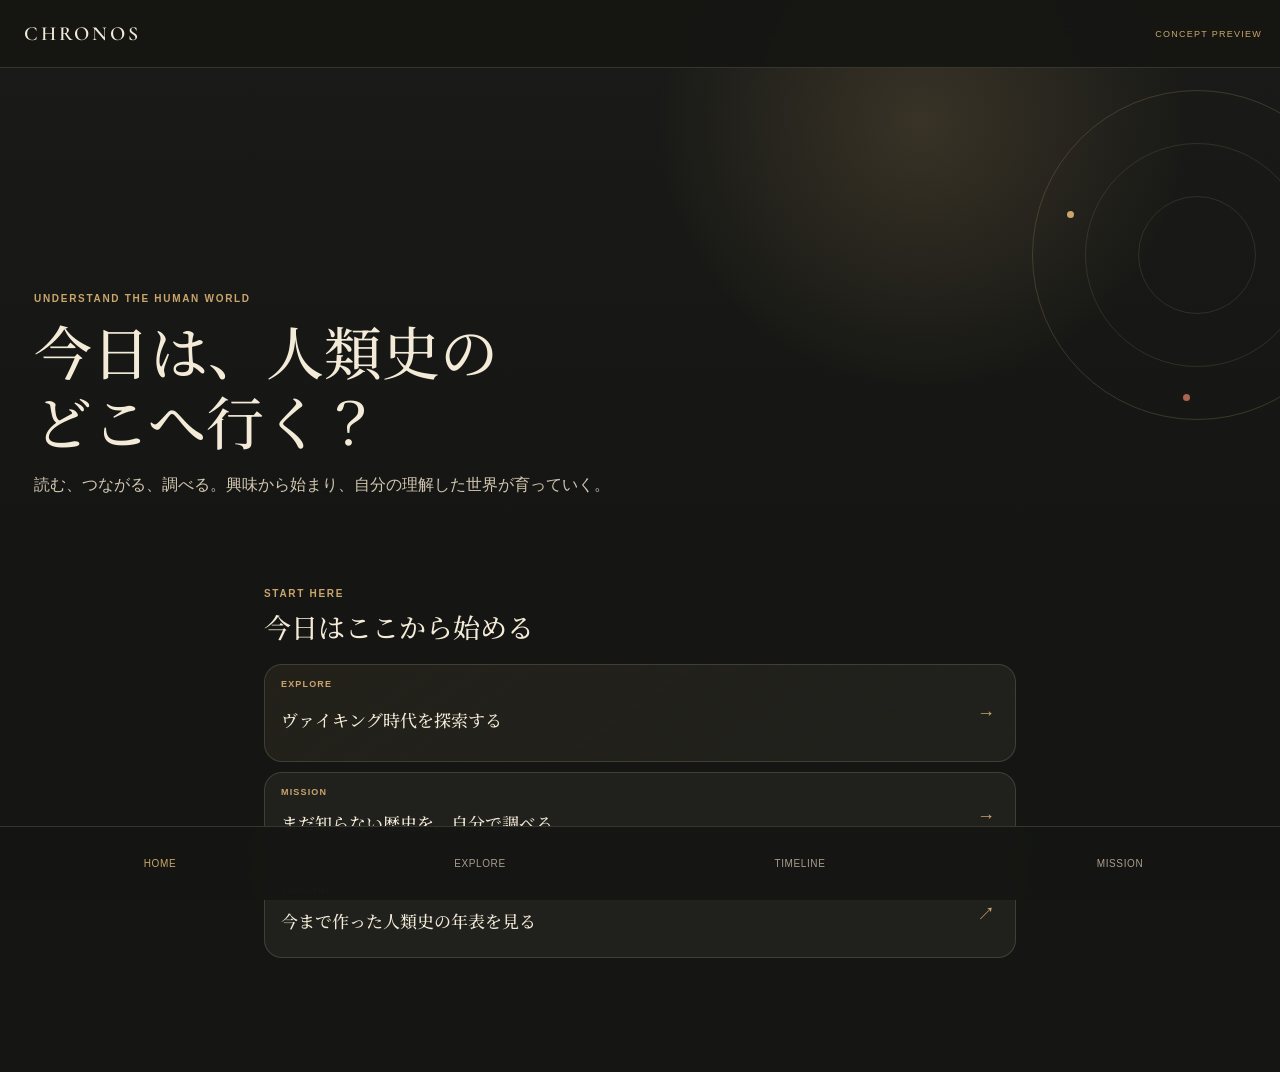
<file: preview-explore-mission/index.html>
<!doctype html>
<html lang="ja" data-theme="dark">
<head>
<meta charset="utf-8">
<meta name="viewport" content="width=device-width,initial-scale=1,viewport-fit=cover">
<meta name="theme-color" content="#151613">
<meta name="apple-mobile-web-app-capable" content="yes">
<meta name="apple-mobile-web-app-status-bar-style" content="black-translucent">
<title>CHRONOS — EXPLORE / MISSION Preview</title>
<link rel="preconnect" href="https://fonts.googleapis.com">
<link rel="preconnect" href="https://fonts.gstatic.com" crossorigin>
<link href="https://fonts.googleapis.com/css2?family=Cormorant+Garamond:wght@500;600&family=Noto+Serif+JP:wght@400;500;600&display=swap" rel="stylesheet">
<link rel="stylesheet" href="./preview.css">
</head>
<body>
<div id="app">
<header class="topbar"><button class="brand" data-view="home">CHRONOS</button><span class="preview-badge">CONCEPT PREVIEW</span></header>
<main>
<section class="view active" id="homeView">
  <div class="hero"><div class="orbit"><i></i><i></i><i></i></div><div class="hero-copy"><small>UNDERSTAND THE HUMAN WORLD</small><h1>今日は、人類史の<br>どこへ行く？</h1><p>読む、つながる、調べる。興味から始まり、自分の理解した世界が育っていく。</p></div></div>
  <div class="page">
    <div class="eyebrow">START HERE</div><h2>今日はここから始める</h2>
    <button class="entry primary" data-view="explore"><small>EXPLORE</small><strong>ヴァイキング時代を探索する</strong><span>→</span></button>
    <button class="entry" data-view="mission"><small>MISSION</small><strong>まだ知らない歴史を、自分で調べる</strong><span>→</span></button>
    <a class="entry link" href="../#timeline"><small>TIMELINE</small><strong>今まで作った人類史の年表を見る</strong><span>↗</span></a>
  </div>
</section>
<section class="view" id="exploreView"><div class="page top-space"><button class="back" data-view="home">← HOME</button><div class="eyebrow">EXPLORE</div><h1 class="page-title">好奇心のまま、歴史へ潜る</h1><p class="lead">ひとつのテーマから、暮らし・技術・信仰・交易・政治へ。気になった方向へ自由に進みます。</p><div id="exploreRoot"></div></div></section>
<section class="view" id="missionView"><div class="page top-space"><button class="back" data-view="home">← HOME</button><div class="eyebrow">MISSION</div><h1 class="page-title">知らない歴史を、自分で調べる</h1><p class="lead">答えを先に教えません。CHRONOSの中で手がかりを集め、最後に自分の言葉で説明します。</p><div id="missionRoot"></div></div></section>
</main>
<nav class="bottom-nav"><button class="active" data-view="home">HOME</button><button data-view="explore">EXPLORE</button><a href="../#timeline">TIMELINE</a><button data-view="mission">MISSION</button></nav>
</div>
<script src="./preview.js"></script>
</body>
</html>
</file>
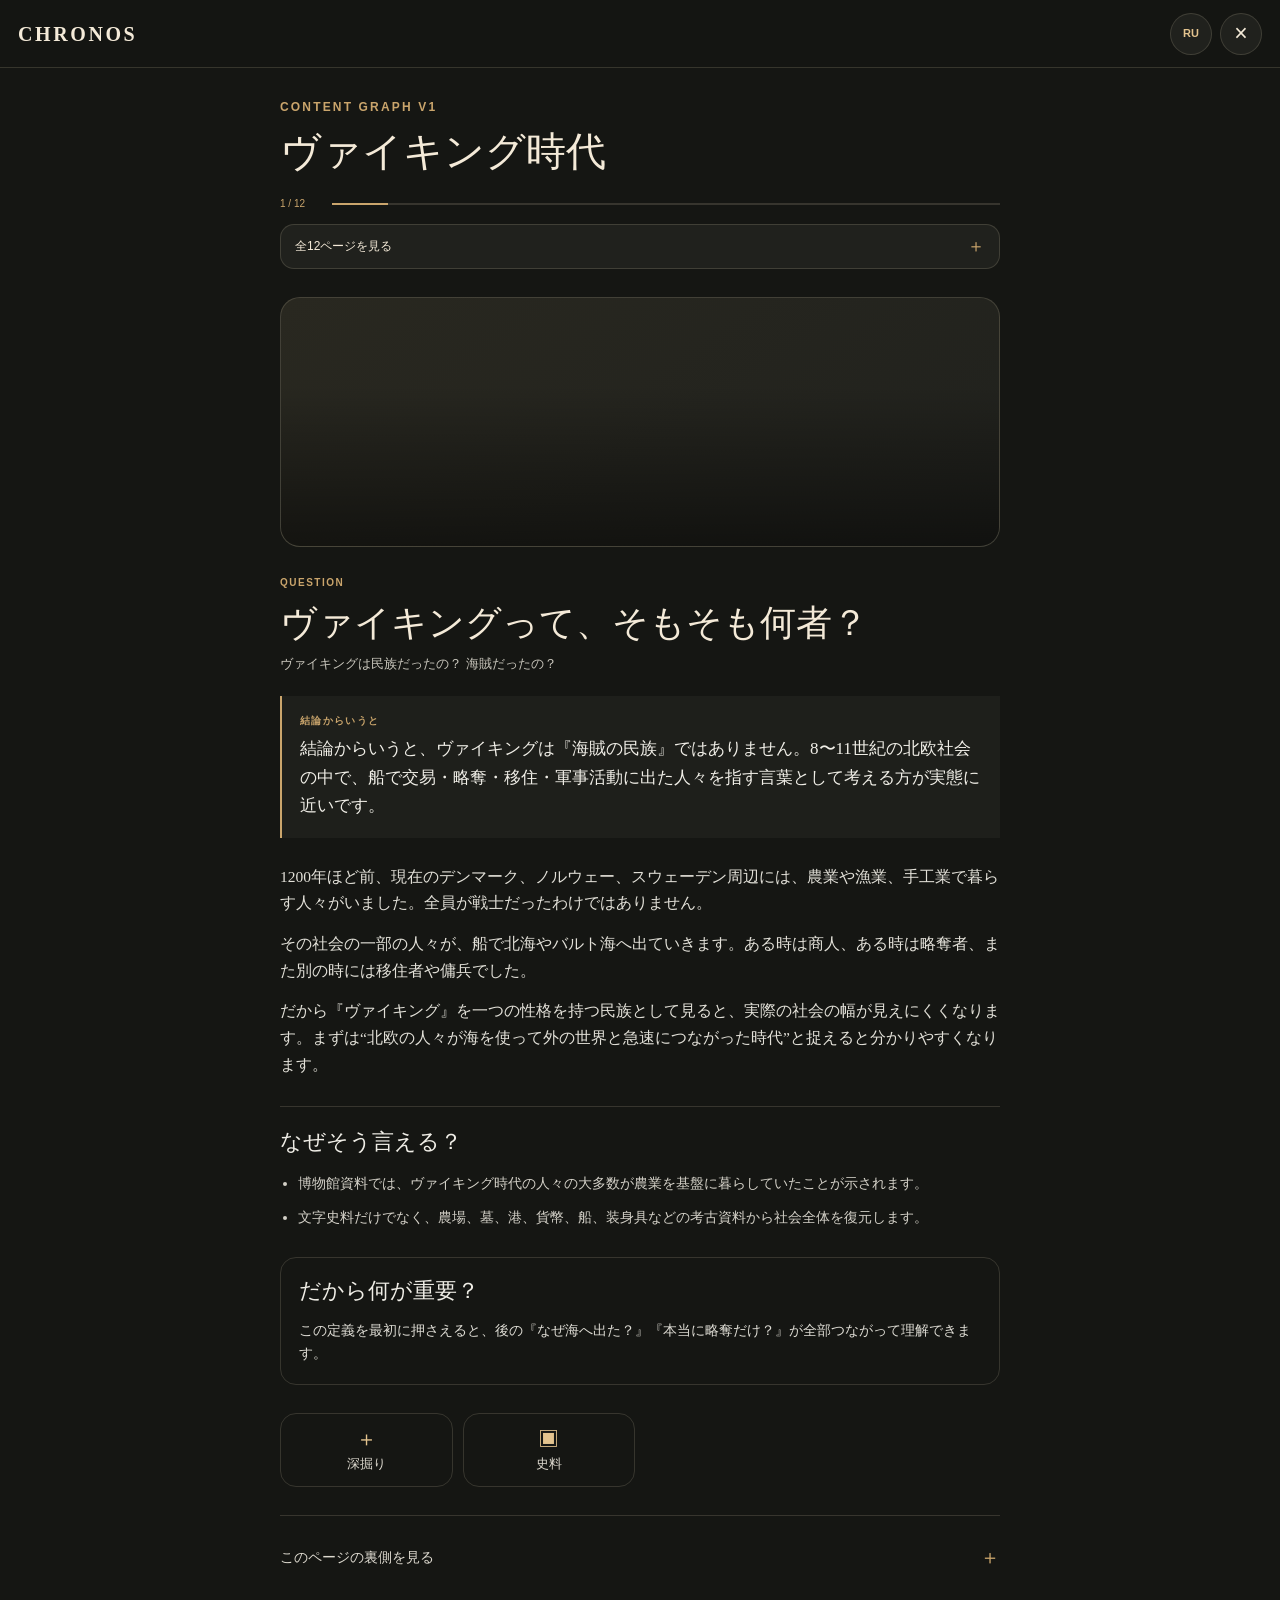
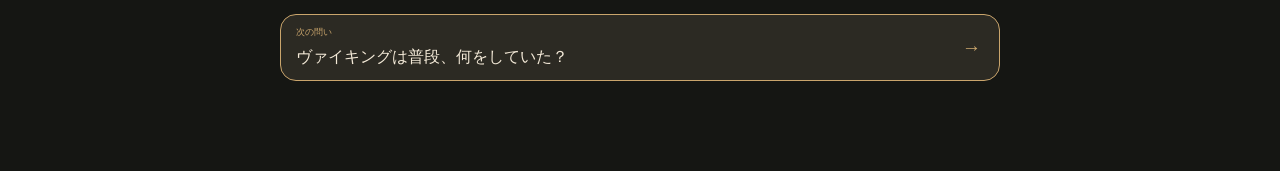
<file: content-v1-preview.html>
<!doctype html>
<html lang="ja" data-theme="dark" data-lang="ja">
<head>
  <meta charset="utf-8">
  <meta name="viewport" content="width=device-width,initial-scale=1,viewport-fit=cover">
  <meta name="theme-color" content="#151613">
  <title>CHRONOS — Content Graph Preview</title>
  <link rel="stylesheet" href="./styles-v4.css">
  <link rel="stylesheet" href="./content-v1-preview.css?v=2">
</head>
<body>
  <main class="cg-shell">
    <header class="cg-topbar">
      <a href="./" class="cg-wordmark">CHRONOS</a>
      <div class="cg-actions"><button id="cgLang" type="button">RU</button><a href="./topics-preview.html" aria-label="topics">×</a></div>
    </header>
    <section class="cg-topic-head">
      <div class="eyebrow">CONTENT GRAPH V1</div>
      <h1 id="cgTopicTitle">ヴァイキング時代</h1>
      <div class="cg-progress"><span id="cgProgressText">1 / 12</span><div><i id="cgProgressBar"></i></div></div>
      <button class="cg-list-toggle" id="cgListToggle" type="button"><span>全12ページを見る</span><b>＋</b></button>
      <nav id="cgPageList" class="cg-page-list" hidden></nav>
    </section>
    <article id="cgArticle" class="cg-article" aria-live="polite"></article>
  </main>
  <div id="cgLayerOverlay" class="cg-layer-overlay" hidden>
    <button class="cg-layer-backdrop" type="button" aria-label="close"></button>
    <section class="cg-layer-sheet"><div class="cg-layer-handle"></div><header><small id="cgLayerKind"></small><h2 id="cgLayerTitle"></h2><button id="cgLayerClose" type="button">×</button></header><div id="cgLayerBody"></div></section>
  </div>
  <script src="./content-v1-preview.js?v=2"></script>
</body>
</html>
</file>
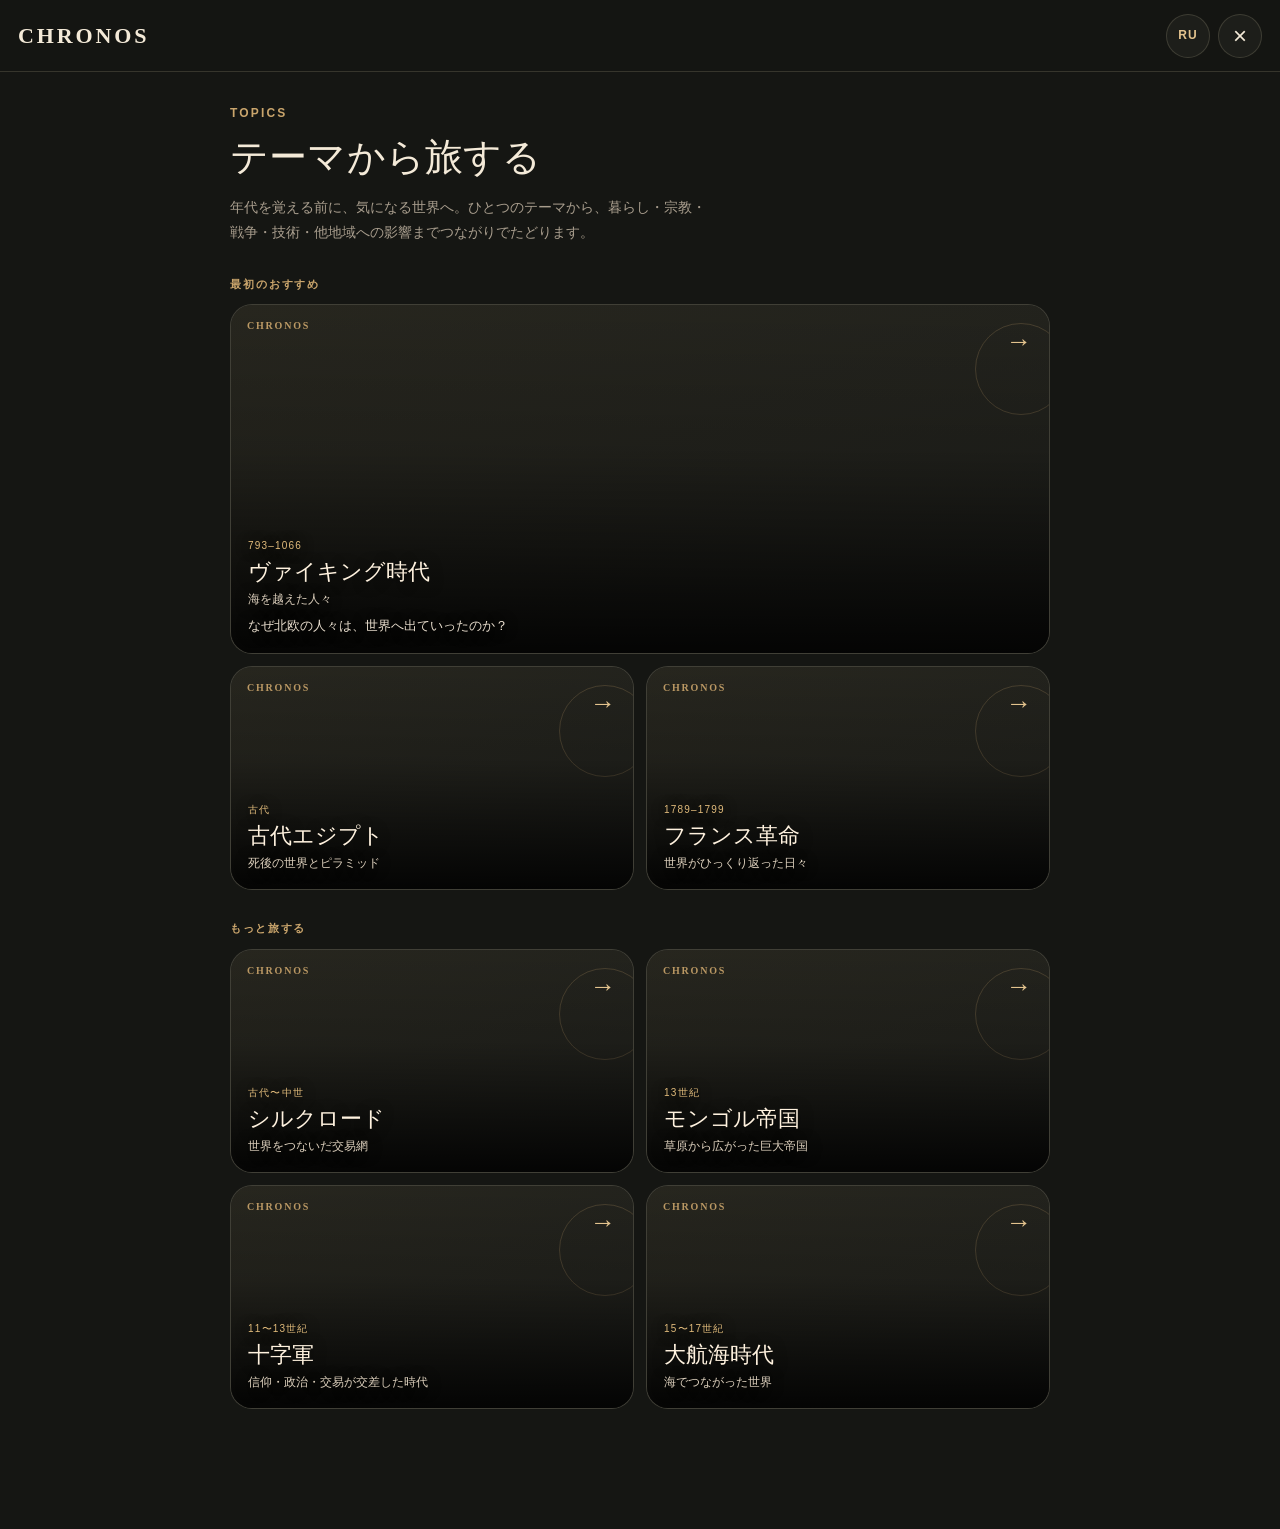
<file: topics-preview.html>
<!doctype html>
<html lang="ja" data-theme="dark">
<head>
  <meta charset="utf-8">
  <meta name="viewport" content="width=device-width,initial-scale=1,viewport-fit=cover">
  <meta name="theme-color" content="#151613">
  <title>CHRONOS — TOPICS Preview</title>
  <link rel="stylesheet" href="./styles-v4.css">
  <link rel="stylesheet" href="./topics-preview.css">
  <link rel="stylesheet" href="./topics-depth.css?v=2">
</head>
<body>
  <main class="topics-preview-shell">
    <header class="topics-preview-topbar">
      <a class="topics-preview-wordmark" href="./">CHRONOS</a>
      <div class="topics-preview-actions">
        <button class="topics-preview-lang" id="topicsLang" type="button">RU</button>
        <a class="topics-preview-close" href="./" aria-label="CHRONOSへ戻る">×</a>
      </div>
    </header>

    <section class="topics-preview-list" id="topicsList">
      <div class="topics-preview-intro">
        <div class="eyebrow">TOPICS</div>
        <h1 class="page-title" id="topicsTitle">テーマから旅する</h1>
        <p class="page-copy" id="topicsCopy">年代を覚える前に、気になる世界へ。ひとつのテーマから、暮らし・宗教・戦争・技術・他地域への影響までつながりでたどります。</p>
      </div>

      <div class="topics-preview-recommend-label" id="recommendLabel">最初のおすすめ</div>
      <div class="topics-preview-grid" id="topicsGrid"></div>
    </section>

    <section class="topics-preview-detail" id="topicDetail" hidden></section>
  </main>

  <script src="./topics-preview.js"></script>
  <script src="./topics-depth.js?v=2"></script>
  <script src="./topics-reading-polish.js?v=1"></script>
</body>
</html>
</file>
<file: preview-explore-mission/preview.css>
:root{--bg:#151613;--surface:#20211d;--surface2:#292820;--ink:#f4ead8;--ink2:#d2c6b2;--muted:#a89d8d;--line:rgba(230,214,188,.16);--gold:#caa56c;--rust:#a9654f;--serif:"Noto Serif JP","Cormorant Garamond",serif;--sans:-apple-system,BlinkMacSystemFont,"SF Pro Text","Hiragino Sans",sans-serif;--nav:74px}*{box-sizing:border-box}html,body{margin:0;background:var(--bg);color:var(--ink);font-family:var(--sans)}body{min-height:100dvh;padding-bottom:calc(var(--nav) + env(safe-area-inset-bottom))}button,a{font:inherit;color:inherit}.topbar{position:fixed;z-index:50;top:0;left:0;right:0;height:68px;padding:0 18px;display:flex;align-items:center;justify-content:space-between;background:rgba(21,22,19,.92);backdrop-filter:blur(18px);border-bottom:1px solid var(--line)}.brand{border:0;background:transparent;font:600 20px/1 "Cormorant Garamond",serif;letter-spacing:.14em}.preview-badge{font-size:9px;color:var(--gold);letter-spacing:.14em}.view{display:none;min-height:100dvh}.view.active{display:block}.hero{min-height:62dvh;position:relative;overflow:hidden;background:radial-gradient(circle at 72% 22%,rgba(202,165,108,.18),transparent 26%),linear-gradient(180deg,#1a1b18,#151613);display:flex;align-items:flex-end;padding:92px 22px 42px}.orbit{position:absolute;right:-82px;top:90px;width:330px;height:330px;border:1px solid rgba(202,165,108,.22);border-radius:50%}.orbit:before,.orbit:after{content:"";position:absolute;border:1px solid rgba(202,165,108,.15);border-radius:50%}.orbit:before{inset:52px}.orbit:after{inset:105px}.orbit i{position:absolute;width:7px;height:7px;border-radius:50%;background:var(--gold)}.orbit i:nth-child(1){left:34px;top:120px}.orbit i:nth-child(2){right:66px;bottom:69px}.orbit i:nth-child(3){left:150px;bottom:18px;background:var(--rust)}.hero-copy{position:relative;z-index:2;max-width:620px}.hero-copy small,.eyebrow{color:var(--gold);font-size:10px;font-weight:800;letter-spacing:.17em}.hero-copy h1,.page-title,.page h2,.topic-card h2,.article h2,.mission-card h2,.final h2{font-family:var(--serif);font-weight:500}.hero-copy h1{font-size:clamp(38px,10vw,58px);line-height:1.2;margin:10px 0 14px}.hero-copy p,.lead{color:var(--ink2);line-height:1.8}.page{padding:30px 22px;max-width:820px;margin:auto}.top-space{padding-top:96px}.page h2{font-size:27px;margin:8px 0 18px}.page-title{font-size:clamp(33px,8.5vw,46px);line-height:1.25;margin:10px 0 12px}.lead{margin:0 0 26px}.entry{width:100%;min-height:82px;border:1px solid var(--line);border-radius:18px;background:var(--surface);padding:14px 16px;margin:0 0 10px;display:grid;grid-template-columns:1fr 22px;text-decoration:none;text-align:left}.entry small{grid-column:1;color:var(--gold);font-size:9px;font-weight:800;letter-spacing:.13em}.entry strong{grid-column:1;font:500 17px/1.45 var(--serif);margin-top:4px}.entry span{grid-column:2;grid-row:1/3;align-self:center;color:var(--gold);font-size:18px}.entry.primary{min-height:98px;background:linear-gradient(145deg,rgba(202,165,108,.08),var(--surface))}.back{border:0;background:transparent;color:var(--gold);padding:0;min-height:44px;margin-bottom:12px}.topic-card,.mission-card,.final{border:1px solid var(--line);border-radius:22px;background:var(--surface);padding:20px}.topic-card{margin-top:22px;background:linear-gradient(145deg,var(--surface2),var(--surface))}.topic-card small,.mission-top small,.final small{color:var(--gold);font-size:9px;letter-spacing:.14em}.topic-card h2{font-size:34px;margin:8px 0}.topic-card p,.mission-card p,.article p,.final p{color:var(--ink2);line-height:1.8}.progress{height:2px;background:var(--line);margin:18px 0}.progress i{display:block;height:100%;background:var(--gold)}.topic-list{border-top:1px solid var(--line)}.topic-list button{width:100%;min-height:66px;border:0;border-bottom:1px solid var(--line);background:transparent;color:var(--ink);display:grid;grid-template-columns:30px 1fr 16px;gap:8px;align-items:center;text-align:left;padding:10px 0}.topic-list small{color:var(--gold);font-size:9px}.topic-list strong{font:500 15px/1.5 var(--serif)}.topic-list span{color:var(--gold)}.topic-list button.visited strong:after{content:"  •";color:var(--gold)}.article{margin-top:20px}.article h2{font-size:31px;line-height:1.32;margin:8px 0}.answer{margin:20px 0;padding:16px;border-left:2px solid var(--gold);background:rgba(255,255,255,.02)}.answer small{color:var(--gold);font-size:9px}.answer p{font:500 17px/1.7 var(--serif);color:var(--ink);margin:6px 0 0}.story{display:grid;gap:12px}.story p{margin:0;font:400 16px/1.9 var(--serif)}.evidence{border-top:1px solid var(--line);margin-top:28px;padding-top:20px}.evidence h3{font:500 22px var(--serif)}.evidence li{color:var(--ink2);line-height:1.8;margin:8px 0}.mission-card{margin-top:22px;background:linear-gradient(155deg,rgba(202,165,108,.06),var(--surface))}.mission-top{display:flex;justify-content:space-between}.mission-card h2{font-size:27px;line-height:1.45}.clues{border-top:1px solid var(--line);margin-top:16px}.clues button{width:100%;border:0;border-bottom:1px solid var(--line);background:transparent;color:var(--ink);padding:14px 0;display:grid;grid-template-columns:1fr auto;gap:4px;text-align:left}.clues small{color:var(--gold);font-size:9px}.clues strong{font:500 15px/1.5 var(--serif)}.clues span{grid-column:2;grid-row:1/3;align-self:center;color:var(--muted);font-size:10px}.clues button.done span{color:var(--gold)}.final{margin-top:20px}.final.locked{opacity:.55}.final textarea{width:100%;margin:14px 0 10px;border:1px solid var(--line);border-radius:14px;background:var(--bg);color:var(--ink);padding:14px;font:400 16px/1.7 var(--serif)}.submit{min-height:50px;border:0;border-radius:999px;background:#ead7b4;color:#29251e;padding:0 18px;font-weight:700}.feedback{margin-top:14px;color:var(--ink2);line-height:1.75}.bottom-nav{position:fixed;z-index:40;left:0;right:0;bottom:0;height:calc(var(--nav) + env(safe-area-inset-bottom));padding-bottom:env(safe-area-inset-bottom);display:grid;grid-template-columns:repeat(4,1fr);background:rgba(21,22,19,.96);backdrop-filter:blur(18px);border-top:1px solid var(--line)}.bottom-nav button,.bottom-nav a{border:0;background:transparent;text-decoration:none;display:grid;place-items:center;color:var(--muted);font-size:10px;letter-spacing:.06em}.bottom-nav .active{color:var(--gold)}@media(min-width:700px){.page{padding-inline:34px}.hero{padding-inline:34px}.entry{min-height:88px}}
</file>
<file: styles-v4.css>
@import url("./styles-v3.css");

/* CHRONOS v4.3 — calm reading scale, timeline as primary instrument, world map as separate screen */
@media(max-width:699px){
 .page-pad{padding-inline:22px}.top-space{padding-top:88px}
 .page-title{font-size:clamp(31px,7.8vw,38px);line-height:1.24;margin-bottom:14px}
 .section-title{font-size:clamp(23px,6vw,30px);line-height:1.42}
 .page-copy{font-size:14px;line-height:1.82;margin-top:10px;max-width:34em}
 .eyebrow{font-size:10.5px;margin-bottom:12px}
 .home-after{padding-top:38px}.home-section+.home-section{margin-top:42px}.home-section .section-title{margin-bottom:14px}
 .story-card{height:246px}.story-card-copy strong{font-size:23px}.story-card-copy span{font-size:12px}.connection-card{padding-top:18px;padding-bottom:18px}.connection-card strong{font-size:17px;line-height:1.5}
 .library-filter-strip{margin-top:22px;margin-bottom:12px}.library-grid{margin-top:10px}
 .map-page .map-score-row{margin-top:32px}.map-page .map-score-row h2{font-size:22px;line-height:1.38}.map-page .map-score-row p{font-size:13px;line-height:1.72}.map-page .world-map-card{margin-top:28px}.map-insight{margin-top:26px}.map-insight h2{font-size:25px!important;line-height:1.52!important}.map-insight p{font-size:14px!important;line-height:1.85!important;margin-top:12px!important}.region-bars{margin-top:28px}
 .profile-page>.page-title{margin-bottom:22px}.settings-block{padding:24px 0!important}.settings-block h2{font-size:26px!important;line-height:1.38!important;margin:0 0 15px!important}.settings-block p{font-size:14px!important;line-height:1.8!important}.choice-row{gap:10px!important}.choice-button{min-height:50px!important;padding:0 20px!important;font-size:15px!important}
 .event-cover{height:min(46vh,390px);min-height:280px}.event-cover-copy{left:18px;right:18px;bottom:18px}.event-cover-copy h1{font-size:clamp(32px,8.2vw,46px);line-height:1.16}.event-cover-copy p{font-size:13px;line-height:1.72}.event-tabs{margin-inline:-22px;padding-inline:12px}.event-tab{min-height:50px;padding:0 12px;font-size:13px}.event-panel{padding:25px 0}.reading-copy{font-size:17px;line-height:1.92}.story-subhead{font-size:18px;line-height:1.55;margin-top:1.65em}.understanding-card{margin-top:36px!important;padding-top:26px!important}.understanding-card .section-title{font-size:25px}.understanding-card>p{font-size:15px!important;line-height:1.85!important}.understanding-card textarea{font-size:16px!important;line-height:1.7!important}
}

#timelineScreen .timeline-page{padding-top:70px;padding-bottom:34px}
#timelineScreen .timeline-page>.eyebrow,#timelineScreen .timeline-page>#timelineTitle,#timelineScreen .timeline-page>#timelineCopy,#timelineScreen .timeline-page>.text-link{display:none!important}
#timelineScreen .timeline-explorer,#timelineScreen .map-section{position:absolute!important;left:-10000px!important;top:0!important;width:390px!important;height:1px!important;overflow:hidden!important;opacity:0!important;pointer-events:none!important}
#timelineScreen .history-scroll{width:390px!important;height:1px!important}
.timeline-v4{margin:0 -20px;background:var(--bg);border-top:1px solid var(--line);overflow:visible}
.tl4-head{min-height:96px;padding:18px 20px 12px;display:flex;align-items:flex-start;justify-content:space-between;gap:14px}.tl4-head-copy{display:grid;gap:3px}.tl4-eyebrow{color:var(--gold);font-size:10.5px;font-weight:800;letter-spacing:.18em}.tl4-head strong{font:500 24px/1.35 var(--serif)}.tl4-before{border:0;background:transparent;color:var(--muted);min-height:34px;padding:0;display:flex;align-items:center;gap:6px;white-space:nowrap;font-size:11px}.tl4-before b{color:var(--gold);font-size:13px;font-weight:500}.tl4-world-button{border:1px solid var(--line);border-radius:999px;background:var(--surface);color:var(--gold2);min-height:42px;padding:0 13px;display:flex;align-items:center;gap:8px;white-space:nowrap;font-size:12px;font-weight:700}.tl4-world-button b{font-size:14px;font-weight:500}
.tl4-focus{min-height:74px;padding:6px 20px 13px;display:flex;align-items:end;justify-content:space-between;gap:12px;border-bottom:1px solid var(--line)}.tl4-current{display:grid;gap:2px;overflow:hidden}.tl4-current strong{font:600 27px/1.1 var(--latin);white-space:nowrap}.tl4-current span{color:var(--muted);font:400 13px/1.45 var(--serif);white-space:nowrap;overflow:hidden;text-overflow:ellipsis;max-width:43vw}.tl4-zoom{display:flex;gap:2px;padding:3px;border:1px solid var(--line);border-radius:999px;background:var(--surface)}.tl4-zoom button{border:0;background:transparent;border-radius:999px;min-height:34px;padding:0 10px;color:var(--muted);font-size:10.5px;white-space:nowrap}.tl4-zoom button.active{background:var(--surface2);color:var(--gold2);font-weight:800}
.tl4-stage{position:relative;height:560px;overflow:hidden;background:linear-gradient(180deg,rgba(255,255,255,.012),transparent 18%,rgba(255,255,255,.006))}.tl4-ruler-title{position:absolute;z-index:8;top:10px;left:98px;color:var(--muted);pointer-events:none;display:grid;gap:1px}.tl4-ruler-title>span{font-size:10px}.tl4-ruler-title>small{font-size:8.5px;color:color-mix(in srgb,var(--muted) 72%,transparent)}.tl4-scroll{position:absolute;inset:0;overflow-x:auto;overflow-y:hidden;overscroll-behavior-x:contain;scrollbar-width:none;touch-action:pan-x pan-y}.tl4-scroll::-webkit-scrollbar{display:none}.tl4-canvas{position:relative;height:100%;min-width:100%}.tl4-lane-line{position:absolute;left:0;right:0;top:calc(100px + var(--lane)*128px);height:1px;background:rgba(228,210,179,.10)}.tl4-lane-labels{position:absolute;z-index:9;left:0;top:0;bottom:0;width:94px;pointer-events:none;background:linear-gradient(90deg,var(--bg) 0%,color-mix(in srgb,var(--bg) 97%,transparent) 77%,transparent)}.tl4-lane-labels span{position:absolute;left:14px;top:calc(100px + var(--lane)*128px);transform:translateY(-50%);font-size:11px;line-height:1.3;color:color-mix(in srgb,var(--ink2) 82%,transparent);max-width:72px;text-shadow:0 1px 3px var(--bg)}.tl4-tick{position:absolute;top:45px;transform:translateX(-50%);display:grid;place-items:center;gap:3px;color:var(--muted);pointer-events:none}.tl4-tick b{display:block;width:1px;height:10px;background:rgba(226,199,155,.32)}.tl4-tick em{font-style:normal;font-size:10px;white-space:nowrap}.tl4-tick.focused{color:var(--gold2)}.tl4-tick.focused b{height:15px;background:var(--gold)}
.tl4-event{position:absolute;top:calc(100px + var(--lane)*128px);transform:translate(-50%,-50%);width:166px;min-height:72px;border:0;border-left:1px solid rgba(229,211,177,.24);background:linear-gradient(90deg,color-mix(in srgb,var(--surface) 90%,transparent),color-mix(in srgb,var(--surface) 50%,transparent));padding:10px 11px 10px 13px;text-align:left;box-shadow:none}.tl4-event small{display:block;color:var(--gold);font-size:10px;line-height:1.2;white-space:nowrap}.tl4-event strong{display:block;margin:4px 0 0;font:500 15px/1.4 var(--serif);display:-webkit-box;-webkit-box-orient:vertical;-webkit-line-clamp:2;overflow:hidden}.tl4-event span{display:none;color:var(--muted);font-size:10px;margin-top:4px;white-space:nowrap;overflow:hidden;text-overflow:ellipsis}.timeline-v4:has(.tl4-zoom button[data-z="detail"].active) .tl4-event span{display:block}.timeline-v4:has(.tl4-zoom button[data-z="detail"].active) .tl4-event{width:184px;min-height:82px}.tl4-event.focused{border:1px solid var(--gold);border-radius:16px;background:var(--surface);box-shadow:0 0 0 3px color-mix(in srgb,var(--gold) 11%,transparent),0 12px 36px rgba(0,0,0,.22);padding:10px 12px;z-index:6}.tl4-event.focused strong{font-size:16px}.tl4-cursor{position:absolute;z-index:7;top:0;bottom:0;left:50%;width:1px;pointer-events:none;background:linear-gradient(180deg,transparent 54px,var(--gold) 78px,color-mix(in srgb,var(--gold) 28%,transparent) 100%)}.tl4-cursor i{position:absolute;top:68px;left:50%;width:9px;height:9px;border-radius:50%;transform:translate(-50%,-50%);background:var(--gold);box-shadow:0 0 0 5px color-mix(in srgb,var(--gold) 15%,transparent)}

/* WORLD is a separate exploration screen, not squeezed under the timeline. */
html.world-time-open{overflow:hidden}.world-time-screen{position:fixed;z-index:180;inset:0;background:var(--bg);color:var(--ink);overflow-y:auto;padding-bottom:env(safe-area-inset-bottom,0px)}.world-time-top{position:sticky;top:0;z-index:4;height:72px;padding:0 20px;display:flex;align-items:center;justify-content:space-between;background:color-mix(in srgb,var(--bg) 94%,transparent);-webkit-backdrop-filter:blur(18px);backdrop-filter:blur(18px);border-bottom:1px solid var(--line)}.world-time-back{border:0;background:transparent;color:var(--gold);min-height:44px;padding:0;font-size:13px}.world-time-top .wordmark{font-size:18px}.world-time-main{padding:28px 22px 38px;max-width:960px;margin:auto}.world-time-main>h1{font:500 clamp(28px,7.5vw,40px)/1.3 var(--serif);margin:0 0 22px}.world-time-now{display:grid;gap:2px;margin-bottom:18px}.world-time-now strong{font:600 31px/1.1 var(--latin)}.world-time-now span{color:var(--muted);font:400 15px/1.5 var(--serif)}.world-time-map{height:min(48vh,430px);min-height:300px;border-radius:22px;overflow:hidden;background:linear-gradient(180deg,var(--surface2),var(--surface));border:1px solid var(--line)}#worldTimeMap{display:block;width:100%;height:100%}.wt-land{fill:color-mix(in srgb,var(--ink) 18%,var(--surface));stroke:rgba(255,255,255,.07);stroke-width:.7}.wt-graticule{fill:none;stroke:rgba(255,255,255,.045);stroke-width:.5}.wt-ring{fill:none;stroke:var(--gold);stroke-width:2;opacity:.35}.wt-ring.active{stroke:var(--rust);opacity:.95}.wt-dot{fill:var(--gold);stroke:var(--bg);stroke-width:2}.wt-dot.active{fill:var(--rust)}.world-time-control{margin-top:24px}.world-time-control>label{display:block;color:var(--muted);font-size:12px;margin-bottom:8px}.world-time-control input[type=range]{width:100%;accent-color:var(--gold)}#worldTimeNearby{display:flex;gap:9px;overflow-x:auto;scrollbar-width:none;padding-top:16px}#worldTimeNearby::-webkit-scrollbar{display:none}#worldTimeNearby button{flex:0 0 158px;min-height:62px;border:1px solid var(--line);border-radius:15px;background:var(--surface);text-align:left;padding:9px 11px;display:grid;gap:3px}#worldTimeNearby button small{color:var(--gold);font-size:9px}#worldTimeNearby button span{font:400 13px/1.4 var(--serif);display:-webkit-box;-webkit-line-clamp:2;-webkit-box-orient:vertical;overflow:hidden}#worldTimeNearby button.active{border-color:var(--gold)}
html[data-lang="ru"] .tl4-head strong,html[data-lang="ru"] .tl4-current span,html[data-lang="ru"] .tl4-event strong,html[data-lang="ru"] #worldTimeNearby button span,html[data-lang="ru"] .world-time-now span{font-family:var(--latin)}
@media(max-width:390px){.tl4-head{padding-inline:16px}.tl4-focus{padding-inline:16px}.tl4-stage{height:540px}.tl4-zoom button{padding-inline:8px}.tl4-current span{max-width:39vw}.tl4-world-button{padding-inline:11px}.world-time-main{padding-inline:18px}}
@media(min-width:700px){.timeline-v4{margin:0;max-width:1180px;margin-inline:auto;border-left:1px solid var(--line);border-right:1px solid var(--line)}.tl4-stage{height:590px}.tl4-event{width:180px}.tl4-event.focused{width:194px}.tl4-lane-labels{width:112px}.tl4-lane-labels span{left:20px;max-width:88px;font-size:12px}.tl4-ruler-title{left:116px}.world-time-main{padding-top:40px}}
</file>
<file: content-v1-preview.css>
html,body{margin:0;background:var(--bg);color:var(--ink)}body{min-height:100dvh}.cg-shell{min-height:100dvh;padding-bottom:90px}.cg-topbar{position:sticky;top:0;z-index:30;height:68px;padding:0 18px;display:flex;align-items:center;justify-content:space-between;background:color-mix(in srgb,var(--bg) 94%,transparent);backdrop-filter:blur(16px);-webkit-backdrop-filter:blur(16px);border-bottom:1px solid var(--line)}.cg-wordmark{color:var(--ink);text-decoration:none;font:600 20px/1 var(--latin);letter-spacing:.13em}.cg-actions{display:flex;gap:8px}.cg-actions button,.cg-actions a{width:42px;height:42px;border:1px solid var(--line);border-radius:50%;background:var(--surface);color:var(--ink);display:grid;place-items:center;text-decoration:none;padding:0}.cg-actions button{font-size:11px;font-weight:800;color:var(--gold2)}.cg-actions a{font-size:23px;font-weight:300}.cg-topic-head,.cg-article{width:min(100% - 36px,720px);margin-inline:auto}.cg-topic-head{padding-top:30px}.cg-topic-head h1{margin:8px 0 7px;font:500 clamp(30px,7.7vw,40px)/1.2 var(--serif)}.cg-progress{margin:20px 0 12px;display:grid;grid-template-columns:42px 1fr;gap:10px;align-items:center}.cg-progress>span{font-size:10px;color:var(--gold)}.cg-progress>div{height:2px;background:var(--line);overflow:hidden}.cg-progress i{display:block;height:100%;width:8.33%;background:var(--gold);transition:width .2s ease}.cg-list-toggle{width:100%;min-height:45px;border:1px solid var(--line);border-radius:14px;background:var(--surface);color:var(--ink);display:flex;align-items:center;justify-content:space-between;padding:0 14px;font-size:12px}.cg-list-toggle b{color:var(--gold);font-size:18px;font-weight:400}.cg-page-list{margin-top:8px;border:1px solid var(--line);border-radius:16px;overflow:hidden;background:var(--surface)}.cg-page-list button{width:100%;min-height:54px;border:0;border-top:1px solid var(--line);background:transparent;color:var(--ink);display:grid;grid-template-columns:28px minmax(0,1fr) 18px;gap:8px;align-items:center;padding:8px 13px;text-align:left}.cg-page-list button:first-child{border-top:0}.cg-page-list small{color:var(--gold);font-size:9px}.cg-page-list strong{font:500 14px/1.4 var(--serif)}.cg-page-list i{width:7px;height:7px;border:1px solid var(--muted);border-radius:50%}.cg-page-list button.current i,.cg-page-list button.visited i{border-color:var(--gold);background:var(--gold)}.cg-article{padding-top:28px}.cg-hero{height:250px;border-radius:20px;overflow:hidden;position:relative;border:1px solid var(--line);background:linear-gradient(145deg,var(--surface2),var(--surface))}.cg-hero img{width:100%;height:100%;object-fit:cover;display:block;opacity:0;transition:opacity .25s ease}.cg-hero img.ready{opacity:1}.cg-hero::after{content:"";position:absolute;inset:0;background:linear-gradient(180deg,transparent 35%,rgba(0,0,0,.48) 100%);pointer-events:none}.cg-question-label{margin-top:28px;color:var(--gold);font-size:10px;font-weight:800;letter-spacing:.15em}.cg-title{margin:8px 0 7px;font:500 clamp(27px,7vw,36px)/1.28 var(--serif)}.cg-question{margin:0;color:#c9c6bc;font-size:13px;line-height:1.65}.cg-answer{margin:22px 0 26px;padding:17px 18px;border-left:2px solid var(--gold);background:color-mix(in srgb,var(--surface) 86%,transparent)}.cg-answer small{display:block;margin-bottom:6px;color:var(--gold);font-size:9.5px;letter-spacing:.14em;font-weight:800}.cg-answer p{margin:0;color:#f0eee7;font:500 17px/1.68 var(--serif);letter-spacing:0}.cg-story{display:grid;gap:14px}.cg-story p{margin:0;color:#e2e0d8;font:400 15.5px/1.72 var(--serif);letter-spacing:0}.cg-evidence{margin:28px 0 0;border-top:1px solid var(--line);padding-top:20px}.cg-evidence h2,.cg-so-what h2{margin:0 0 14px;font:500 22px/1.38 var(--serif);color:#efede6}.cg-evidence ul{margin:0;padding-left:1.15em;display:grid;gap:11px}.cg-evidence li{color:#d3d0c7;font-size:14px;line-height:1.68}.cg-so-what{margin:27px 0 0;padding:18px;border:1px solid var(--line);border-radius:16px}.cg-so-what p{margin:0;color:#dedcd4;font-size:13.5px;line-height:1.7}.cg-layer-tools{display:grid;grid-template-columns:repeat(4,minmax(0,1fr));gap:10px;margin:28px 0}.cg-layer-tools button{min-width:0;min-height:74px;border:1px solid var(--line);border-radius:16px;background:transparent;color:#ddd9cf;display:flex;flex-direction:column;align-items:center;justify-content:center;gap:7px;padding:10px 6px}.cg-layer-tools b{color:var(--gold2);font-size:21px;line-height:1;font-weight:500}.cg-layer-tools span{font-size:13px;line-height:1.2;white-space:nowrap}.cg-meta{margin-top:28px;border-top:1px solid var(--line);padding-top:18px}.cg-meta summary{list-style:none;cursor:pointer;display:flex;justify-content:space-between;align-items:center;min-height:48px;color:#ddd9cf;font-size:14px}.cg-meta summary::-webkit-details-marker{display:none}.cg-meta summary::after{content:'＋';color:var(--gold);font-size:20px}.cg-meta[open] summary::after{content:'−'}.cg-meta-grid{display:grid;gap:20px;padding:14px 0 8px}.cg-meta-row small{display:block;color:var(--gold2);font-size:12px;letter-spacing:.08em;margin-bottom:9px}.cg-chips{display:flex;flex-wrap:wrap;gap:8px}.cg-chips span{border:1px solid var(--line);border-radius:999px;padding:8px 11px;color:#ddd9cf;font-size:12.5px;line-height:1.25}.cg-next{margin-top:32px;width:100%;min-height:60px;border:1px solid var(--gold);border-radius:16px;background:color-mix(in srgb,var(--gold) 7%,var(--surface));color:var(--ink);display:grid;grid-template-columns:minmax(0,1fr) 22px;align-items:center;text-align:left;padding:10px 15px}.cg-next small{display:block;color:var(--gold);font-size:9px;margin-bottom:4px}.cg-next strong{font:500 16px/1.4 var(--serif)}.cg-next>b{font-size:19px;color:var(--gold);font-weight:400}.cg-layer-overlay{position:fixed;z-index:100;inset:0;display:flex;align-items:flex-start;justify-content:center;padding:calc(env(safe-area-inset-top,0px) + 104px) 14px 24px}.cg-layer-overlay[hidden]{display:none}.cg-layer-backdrop{position:absolute;inset:0;border:0;background:rgba(0,0,0,.64);backdrop-filter:blur(5px);-webkit-backdrop-filter:blur(5px)}.cg-layer-sheet{position:relative;z-index:2;width:min(calc(100% - 8px),650px);max-height:min(68dvh,620px);overflow:auto;border-radius:22px;border:1px solid var(--line);background:var(--surface);padding:20px 20px 24px;box-shadow:0 20px 60px rgba(0,0,0,.35);cursor:pointer}.cg-layer-handle{display:none}.cg-layer-sheet header{position:relative;padding:0 48px 15px 0;border-bottom:1px solid var(--line)}.cg-layer-sheet header small{display:block;color:var(--gold);font-size:9px;letter-spacing:.14em;margin-bottom:5px}.cg-layer-sheet header h2{margin:0;font:500 22px/1.35 var(--serif);color:#efede6}.cg-layer-sheet header button{position:absolute;right:0;top:0;width:42px;height:42px;border:1px solid var(--line);border-radius:50%;background:var(--bg);color:var(--ink);font-size:22px;cursor:pointer}.cg-layer-sheet>#cgLayerBody{padding-top:18px}.cg-layer-sheet>#cgLayerBody p{margin:0;color:#e2e0d8;font:400 15px/1.72 var(--serif)}html[data-lang="ru"] .cg-topic-head h1,html[data-lang="ru"] .cg-title,html[data-lang="ru"] .cg-answer p,html[data-lang="ru"] .cg-story p,html[data-lang="ru"] .cg-evidence h2,html[data-lang="ru"] .cg-so-what h2,html[data-lang="ru"] .cg-page-list strong,html[data-lang="ru"] .cg-next strong,html[data-lang="ru"] .cg-layer-sheet header h2,html[data-lang="ru"] .cg-layer-sheet>#cgLayerBody p{font-family:var(--latin)}html[data-lang="ru"] .cg-story p{line-height:1.66}@media(max-width:390px){.cg-topic-head,.cg-article{width:calc(100% - 32px)}.cg-hero{height:220px}.cg-layer-tools{gap:8px}.cg-layer-tools button{min-height:70px}.cg-layer-tools span{font-size:12px}.cg-layer-tools b{font-size:20px}.cg-title{font-size:27px}.cg-answer p{font-size:16px}.cg-story p{font-size:15px}.cg-evidence h2,.cg-so-what h2{font-size:21px}.cg-evidence li{font-size:13.5px}.cg-meta summary{font-size:13.5px}.cg-meta-row small{font-size:11.5px}.cg-chips span{font-size:12px;padding:7px 10px}.cg-layer-overlay{padding-top:calc(env(safe-area-inset-top,0px) + 92px)}}
</file>
<file: topics-preview.css>
html,body{background:var(--bg);color:var(--ink)}body{margin:0}.topics-preview-shell{min-height:100dvh;background:var(--bg)}.topics-preview-topbar{position:sticky;top:0;z-index:20;height:72px;padding:0 18px;display:flex;align-items:center;justify-content:space-between;background:color-mix(in srgb,var(--bg) 94%,transparent);-webkit-backdrop-filter:blur(18px);backdrop-filter:blur(18px);border-bottom:1px solid var(--line)}.topics-preview-wordmark{color:var(--ink);text-decoration:none;font:600 22px/1 var(--latin);letter-spacing:.13em}.topics-preview-actions{display:flex;gap:8px;align-items:center}.topics-preview-lang,.topics-preview-close{width:44px;height:44px;border:1px solid var(--line);border-radius:50%;background:color-mix(in srgb,var(--surface) 82%,transparent);display:grid;place-items:center;color:var(--ink);text-decoration:none;padding:0}.topics-preview-lang{font-size:12px;font-weight:800;letter-spacing:.08em;color:var(--gold2)}.topics-preview-close{font-size:24px;font-weight:300}.topics-preview-list,.topics-preview-detail{width:min(100%,860px);margin:0 auto;padding:32px 20px 120px}.topics-preview-intro{max-width:620px}.topics-preview-intro .page-title{font-size:clamp(31px,7.8vw,38px);line-height:1.24;margin-bottom:14px}.topics-preview-intro .page-copy{font-size:14px;line-height:1.82;max-width:34em}.topics-preview-recommend-label{margin:30px 0 11px;color:var(--gold);font-size:10.5px;font-weight:800;letter-spacing:.18em}.topics-preview-grid{display:grid;grid-template-columns:repeat(2,minmax(0,1fr));gap:12px}.topic-card{position:relative;border:1px solid var(--line);border-radius:22px;overflow:hidden;background:var(--surface);min-height:224px;padding:0;text-align:left;color:#fff2df}.topic-card.featured{grid-column:1/-1;min-height:350px}.topic-card-media,.topic-card-shade{position:absolute;inset:0}.topic-card-media{background:linear-gradient(155deg,var(--surface2),var(--surface));overflow:hidden}.topic-card-media img{width:100%;height:100%;object-fit:cover;display:block;opacity:0;transition:opacity .22s ease}.topic-card-media img.ready{opacity:1}.topic-card-media.fallback::before{content:"CHRONOS";position:absolute;left:16px;top:16px;font:600 10px/1 var(--latin);letter-spacing:.18em;color:var(--gold)}.topic-card-media.fallback::after{content:"";position:absolute;width:90px;height:90px;border:1px solid color-mix(in srgb,var(--gold) 24%,transparent);border-radius:50%;right:-18px;top:18px}.topic-card-shade{background:linear-gradient(180deg,rgba(0,0,0,.05),rgba(0,0,0,.18) 42%,rgba(0,0,0,.88) 100%)}.topic-card-copy{position:absolute;left:17px;right:17px;bottom:17px;z-index:2;display:grid;gap:4px;text-shadow:0 2px 14px rgba(0,0,0,.55)}.topic-card-copy small{font-size:10px;letter-spacing:.12em;color:#e1bb7b}.topic-card-copy strong{font:500 22px/1.3 var(--serif);color:#fff2df}.topic-card-copy em{font-style:normal;font-size:12px;color:#ddd0bd;line-height:1.45}.topic-card-copy p{margin:4px 0 0;font-size:13px;line-height:1.55;color:#e8ddcd}.topic-card:not(.featured) .topic-card-copy p{display:none}.topic-card-arrow{position:absolute;right:17px;top:15px;z-index:3;color:var(--gold2);font-size:26px}.topics-preview-section-label{grid-column:1/-1;margin:18px 0 0;color:var(--gold);font-size:10.5px;font-weight:800;letter-spacing:.16em}.topics-preview-back{border:0;background:transparent;color:var(--gold);min-height:44px;padding:0;display:inline-flex;align-items:center;gap:8px;margin-bottom:10px}.topic-detail-hero{position:relative;height:min(54vh,430px);min-height:330px;border:1px solid var(--line);border-radius:22px;overflow:hidden;background:var(--surface)}.topic-detail-hero .topic-card-media,.topic-detail-hero .topic-card-shade{position:absolute;inset:0}.topic-detail-hero-copy{position:absolute;z-index:2;left:20px;right:20px;bottom:20px;color:#fff0dc;text-shadow:0 2px 14px rgba(0,0,0,.6)}.topic-detail-hero-copy small{color:#e0b873;font-size:11px;letter-spacing:.1em}.topic-detail-hero-copy h1{font:500 clamp(32px,8.2vw,46px)/1.16 var(--serif);margin:6px 0 5px}.topic-detail-hero-copy strong{font:500 17px/1.45 var(--serif);display:block}.topic-detail-hero-copy p{margin:9px 0 0;color:#ded1bd;font-size:13px;line-height:1.62}.topic-detail-intro{font:400 17px/1.92 var(--serif);color:var(--ink2);margin:28px 0}.topic-detail-actions{display:flex;gap:9px;overflow-x:auto;scrollbar-width:none;margin:0 0 28px}.topic-detail-actions::-webkit-scrollbar{display:none}.topic-detail-actions button{flex:0 0 auto;min-height:44px;border:1px solid var(--line);border-radius:999px;background:var(--surface);color:var(--ink);padding:0 14px;font-size:12px}.topic-detail-actions button.primary{border-color:var(--gold);color:var(--gold2)}.topic-chapters{border-top:1px solid var(--line)}.topic-chapter{border-bottom:1px solid var(--line)}.topic-chapter>button{width:100%;min-height:72px;border:0;background:transparent;color:var(--ink);display:grid;grid-template-columns:34px minmax(0,1fr) 24px;align-items:center;gap:8px;padding:10px 0;text-align:left}.topic-chapter>button small{font-size:10px;color:var(--gold)}.topic-chapter>button strong{font:500 18px/1.45 var(--serif)}.topic-chapter>button b{font-size:19px;color:var(--muted);font-weight:300}.topic-chapter-body{padding:0 0 22px 34px}.topic-chapter-body p{margin:0;color:var(--ink2);font:400 16px/1.85 var(--serif)}.topic-related{margin-top:34px}.topic-related h2{font:500 24px/1.42 var(--serif);margin:0 0 14px}.topic-related-row{display:flex;gap:9px;overflow-x:auto;scrollbar-width:none}.topic-related-row::-webkit-scrollbar{display:none}.topic-related-row button{flex:0 0 168px;min-height:88px;border:1px solid var(--line);border-radius:16px;background:var(--surface);text-align:left;padding:12px;color:var(--ink)}.topic-related-row small{display:block;color:var(--gold);font-size:9px}.topic-related-row strong{display:block;margin-top:5px;font:500 15px/1.4 var(--serif)}html[data-lang="ru"] .topics-preview-intro .page-title,html[data-lang="ru"] .topic-card-copy strong,html[data-lang="ru"] .topic-detail-hero-copy h1,html[data-lang="ru"] .topic-detail-hero-copy strong,html[data-lang="ru"] .topic-chapter>button strong,html[data-lang="ru"] .topic-related h2,html[data-lang="ru"] .topic-related-row strong{font-family:var(--latin)}html[data-lang="ru"] .topics-preview-intro .page-title{font-size:clamp(29px,7vw,35px);line-height:1.22}html[data-lang="ru"] .topic-card-copy strong{font-size:19px}html[data-lang="ru"] .topic-card-copy em{font-size:11.5px}html[data-lang="ru"] .topic-detail-hero-copy h1{font-size:clamp(29px,7.2vw,40px)}@media(max-width:390px){.topics-preview-list,.topics-preview-detail{padding-inline:18px}.topics-preview-grid{gap:10px}.topic-card{min-height:205px}.topic-card.featured{min-height:320px}.topic-card-copy strong{font-size:20px}.topic-card-copy p{font-size:12px}.topic-detail-hero{min-height:310px}.topic-chapter>button strong{font-size:17px}}
</file>
<file: topics-depth.css>
html.depth-open{overflow:hidden}.depth-guide{margin:6px 0 18px;padding:12px 13px;border:1px solid var(--line);border-radius:14px;background:color-mix(in srgb,var(--surface) 88%,transparent);display:grid;gap:7px;color:var(--muted);font-size:11px;line-height:1.5}.depth-guide>span{color:var(--ink2)}.depth-guide>div{display:flex;gap:11px;flex-wrap:wrap}.depth-guide b{color:var(--gold);font-weight:600;margin-right:2px}.depth-reading{display:grid;gap:12px}.depth-reading p{margin:0!important;color:var(--ink2)!important;font:400 16px/1.72 var(--serif)!important;letter-spacing:0!important}.depth-reading-lead{margin:0 0 7px;padding:0 0 15px;border-bottom:1px solid var(--line)}.depth-reading-lead small{display:block;margin-bottom:6px;color:var(--gold);font:700 9px/1.4 var(--sans);letter-spacing:.14em}.depth-reading-lead strong{display:block;color:var(--ink);font:500 18px/1.55 var(--serif);letter-spacing:0}.depth-reading-lead span{display:block;margin-top:7px;color:var(--muted);font:400 12px/1.65 var(--sans);letter-spacing:0}.depth-tools{display:grid;grid-template-columns:repeat(4,minmax(0,1fr));gap:6px;width:100%;margin-top:16px;padding:2px 0 1px;overflow:visible}.depth-tool{width:100%;min-width:0;min-height:40px;border:1px solid var(--line);border-radius:999px;background:transparent;color:var(--muted);display:flex;align-items:center;justify-content:center;gap:5px;padding:0 5px;font-size:9.5px;letter-spacing:0;white-space:nowrap}.depth-tool:active{border-color:var(--gold);color:var(--gold2)}.depth-tool-icon{flex:0 0 18px;width:18px;height:18px;border:1px solid color-mix(in srgb,var(--gold) 58%,var(--line));border-radius:50%;display:grid;place-items:center;color:var(--gold2);font-size:10px;line-height:1}.topic-chapter-body{padding-left:0!important;padding-right:0!important}.topic-chapter-body>.depth-reading,.topic-chapter-body>.depth-tools{margin-left:0!important;margin-right:0!important}.depth-overlay{position:fixed;z-index:220;inset:0;display:flex;align-items:flex-end;justify-content:center}.depth-overlay[hidden]{display:none!important}.depth-backdrop{position:absolute;inset:0;border:0;background:rgba(0,0,0,.54);-webkit-backdrop-filter:blur(3px);backdrop-filter:blur(3px)}.depth-sheet{position:relative;z-index:2;width:min(100%,720px);max-height:min(78dvh,760px);overflow:auto;border:1px solid var(--line);border-bottom:0;border-radius:26px 26px 0 0;background:var(--bg);color:var(--ink);padding:10px 20px calc(28px + env(safe-area-inset-bottom,0));box-shadow:0 -24px 70px rgba(0,0,0,.36);animation:depthIn .2s ease-out}@keyframes depthIn{from{transform:translateY(18px);opacity:.65}to{transform:none;opacity:1}}.depth-handle{width:45px;height:5px;border-radius:99px;background:color-mix(in srgb,var(--muted) 55%,transparent);margin:0 auto 13px}.depth-sheet header{display:flex;align-items:flex-start;justify-content:space-between;gap:16px;padding-bottom:15px;border-bottom:1px solid var(--line)}.depth-sheet header>div{min-width:0}.depth-sheet header small{display:block;color:var(--gold);font-size:10px;font-weight:800;letter-spacing:.13em;margin-bottom:5px}.depth-sheet header h2{margin:0;font:500 24px/1.4 var(--serif);letter-spacing:.005em}.depth-close{flex:0 0 42px;width:42px;height:42px;border:1px solid var(--line);border-radius:50%;background:var(--surface);color:var(--ink);font-size:23px;font-weight:300;padding:0}.depth-sheet-body{padding-top:18px}.depth-sheet-body>p{margin:0 0 1.05em;color:var(--ink2);font:400 16px/1.76 var(--serif);letter-spacing:0}.depth-research{margin:18px 0 4px;border-top:1px solid var(--line);border-bottom:1px solid var(--line);padding:0}.depth-research summary{list-style:none;cursor:pointer;min-height:48px;display:flex;align-items:center;justify-content:space-between;color:var(--gold2);font-size:12px}.depth-research summary::-webkit-details-marker{display:none}.depth-research summary::after{content:'＋';font-size:16px;color:var(--muted)}.depth-research[open] summary::after{content:'−'}.depth-research p{margin:0 0 16px;color:var(--muted);font-size:13px;line-height:1.75}.depth-sources{margin-top:22px}.depth-sources>small{display:block;color:var(--muted);font-size:10px;letter-spacing:.12em;margin-bottom:7px}.depth-sources a{display:grid;grid-template-columns:minmax(0,1fr) 18px;gap:12px;align-items:center;text-decoration:none;color:var(--ink);border-top:1px solid var(--line);padding:13px 0}.depth-sources a>span{display:grid;gap:2px}.depth-sources a b{font-size:9px;color:var(--gold);font-weight:700;letter-spacing:.05em}.depth-sources a strong{font-size:12px;line-height:1.45;font-weight:550}.depth-sources a em{font-style:normal;color:var(--gold);font-size:15px}html[data-lang="ru"] .depth-reading p,html[data-lang="ru"] .depth-sheet-body>p,html[data-lang="ru"] .depth-sheet header h2{font-family:var(--latin)}html[data-lang="ru"] .depth-reading p{font-size:15px;line-height:1.68}html[data-lang="ru"] .depth-reading-lead strong{font-family:var(--latin);font-size:17px;line-height:1.45}html[data-lang="ru"] .depth-sheet header h2{font-size:22px;line-height:1.32}html[data-lang="ru"] .depth-sheet-body>p{font-size:15px;line-height:1.68}html[data-lang="ru"] .depth-tool{font-size:8.7px}@media(max-width:390px){.depth-sheet{padding-inline:18px}.depth-sheet header h2{font-size:22px}.depth-reading p{font-size:15.5px;line-height:1.7}.depth-tool{padding-inline:3px;font-size:9px}.depth-tool-icon{width:17px;height:17px;flex-basis:17px}.depth-guide{font-size:10.5px}}
</file>
